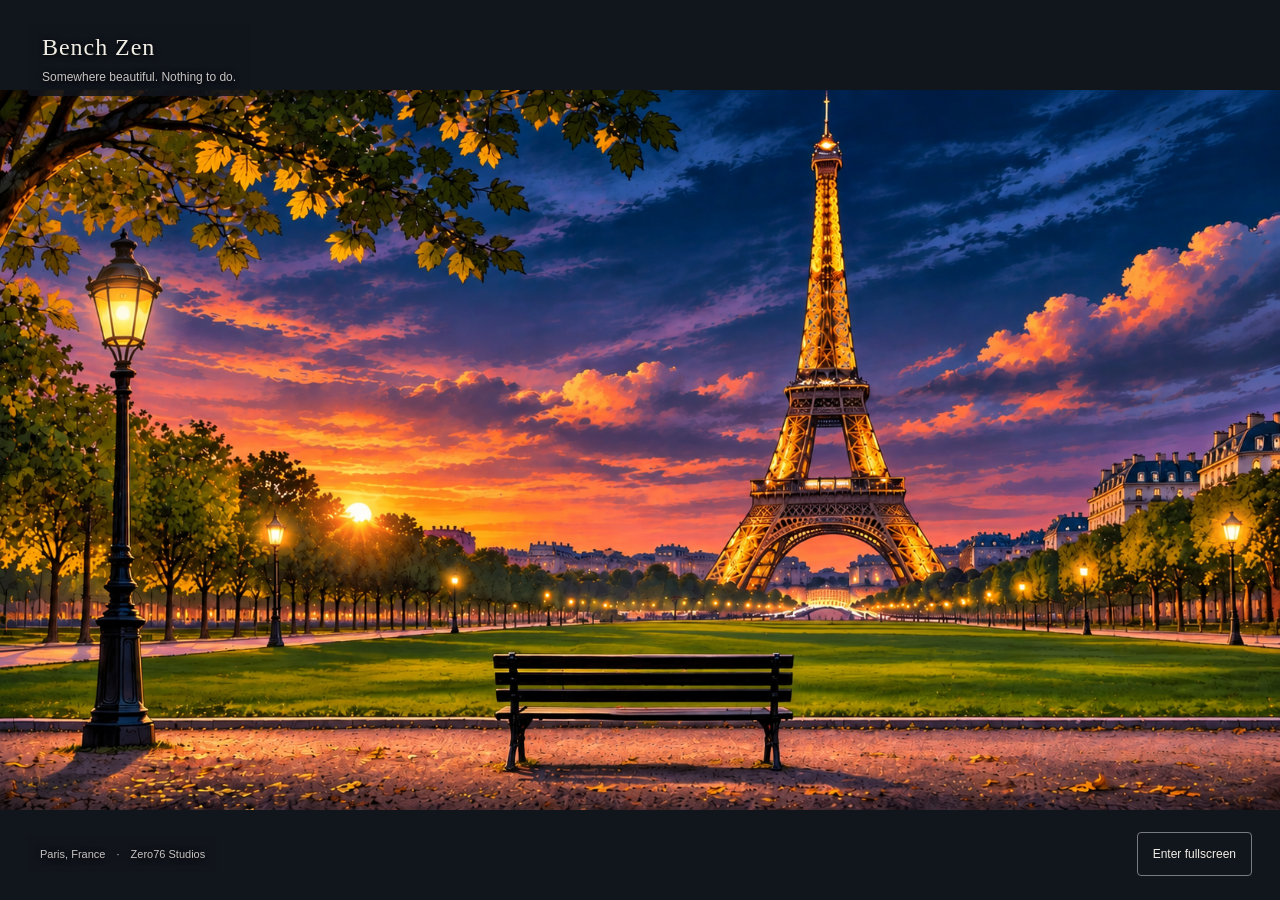
<file: index.html>
<!DOCTYPE html>
<html lang="en">
<head>
  <meta charset="UTF-8">
  <meta name="viewport" content="width=device-width, initial-scale=1, viewport-fit=cover">
  <title>Bench Zen | Zero76 Studios</title>
  <meta name="theme-color" content="#11151c">
  <meta name="description" content="Bench Zen by Zero76 Studios. Somewhere beautiful. Nothing to do. A quiet view of Paris at dusk.">
  <link rel="stylesheet" href="styles.css">
  <script src="living-scene.js" defer></script>
  <script src="script.js" defer></script>
</head>
<body>
  <main class="experience" id="experience" aria-label="Paris at dusk ambient scene">
    <div class="scene" id="scene">
      <div class="scene__layer scene__background" data-layer="background">
        <img id="paris-artwork" data-src="assets/images/paris/paris-approved.png"
          alt="The Eiffel Tower in Paris at dusk." hidden>
      </div>
      <!-- Reserved layers share the artwork's bounds and stacking order. -->
      <div class="scene__layer" data-layer="bench" aria-hidden="true"></div>
      <div class="scene__layer" data-layer="character" aria-hidden="true"></div>
      <div class="scene__layer" data-layer="atmosphere" aria-hidden="true"></div>
      <div class="scene__layer" data-layer="foreground" aria-hidden="true"></div>
    </div>

    <header class="identity">
      <h1>Bench Zen</h1>
      <p>Somewhere beautiful. Nothing to do.</p>
    </header>

    <section class="placeholder" id="artwork-placeholder" aria-labelledby="placeholder-title">
      <p class="eyebrow">Paris at dusk</p>
      <h2 id="placeholder-title">A quiet place, waiting.</h2>
      <p>Add the approved Paris artwork here, then refresh:</p>
      <code>assets/images/paris/paris-approved.png</code>
      <noscript><p>Enable JavaScript to display the artwork and fullscreen control.</p></noscript>
    </section>

    <footer class="scene-footer">
      <p>Paris, France <span aria-hidden="true">&middot;</span> <span>Zero76 Studios</span></p>
      <button id="fullscreen-toggle" type="button" aria-pressed="false" hidden>Enter fullscreen</button>
    </footer>
    <p class="status" id="fullscreen-status" role="status"></p>
  </main>
</body>
</html>
</file>
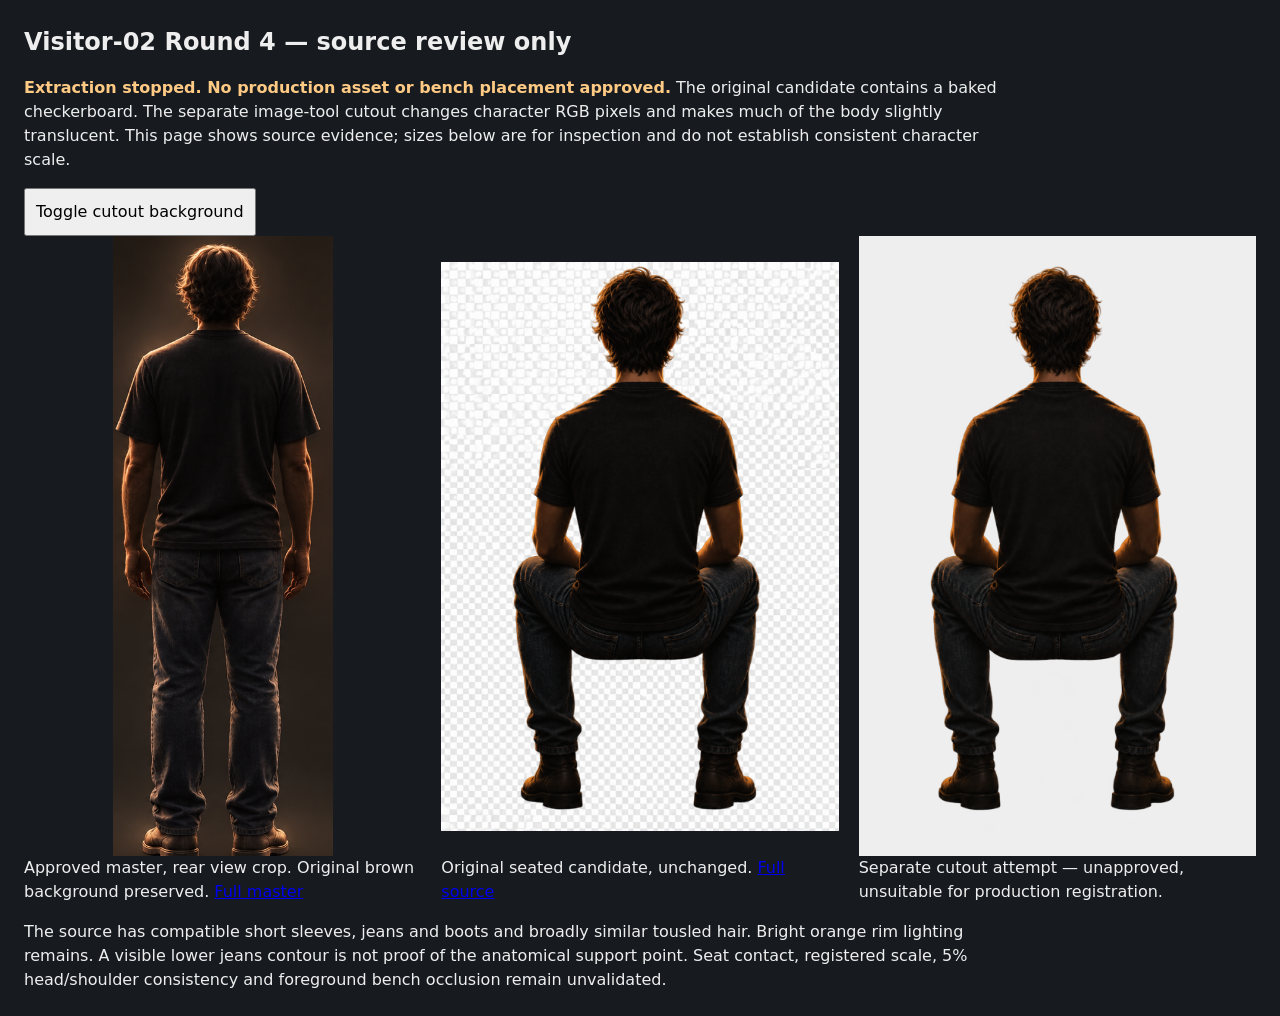
<file: assets/characters/visitor-02/review/round4/source-comparison.html>
<!doctype html>
<html lang="en"><meta charset="utf-8"><meta name="viewport" content="width=device-width,initial-scale=1">
<title>Visitor-02 Round 4 — source review</title>
<style>
body{margin:24px;background:#171b20;color:#eee;font:16px/1.5 system-ui}h1{font-size:24px}p{max-width:1000px}main{display:grid;grid-template-columns:repeat(3,minmax(240px,1fr));gap:20px}figure{margin:0}img{display:block;max-width:100%;height:620px;object-fit:contain;width:100%}.rear{width:100%;height:620px;overflow:hidden;background:#31271d}.rear img{max-width:none;width:952px;height:635px;object-fit:fill;transform:translateX(-475px)}.cutout{background:#eee}.dark .cutout{background:#171b20}button{padding:10px;font:inherit}strong{color:#ffca83}@media(max-width:800px){main{grid-template-columns:1fr}}
</style>
<style>.rear{width:220px;max-width:100%;margin:auto}.rear img{height:auto}</style>
<h1>Visitor-02 Round 4 — source review only</h1>
<p><strong>Extraction stopped. No production asset or bench placement approved.</strong> The original candidate contains a baked checkerboard. The separate image-tool cutout changes character RGB pixels and makes much of the body slightly translucent. This page shows source evidence; sizes below are for inspection and do not establish consistent character scale.</p>
<button id="background">Toggle cutout background</button>
<main>
<figure><div class="rear"><img src="../../source/approved-master-character.png" alt="Approved master rear view, cropped for inspection"></div><figcaption>Approved master, rear view crop. Original brown background preserved. <a href="../../source/approved-master-character.png">Full master</a></figcaption></figure>
<figure><img src="../../source/visitor-02-seated-candidate.png" alt="Unchanged seated candidate with baked checkerboard"><figcaption>Original seated candidate, unchanged. <a href="../../source/visitor-02-seated-candidate.png">Full source</a></figcaption></figure>
<figure><img class="cutout" src="seated-cutout-attempt.png" alt="Unapproved cutout attempt"><figcaption>Separate cutout attempt — unapproved, unsuitable for production registration.</figcaption></figure>
</main>
<p>The source has compatible short sleeves, jeans and boots and broadly similar tousled hair. Bright orange rim lighting remains. A visible lower jeans contour is not proof of the anatomical support point. Seat contact, registered scale, 5% head/shoulder consistency and foreground bench occlusion remain unvalidated.</p>
<script>document.getElementById('background').onclick=()=>document.body.classList.toggle('dark');</script>
</html>
</file>
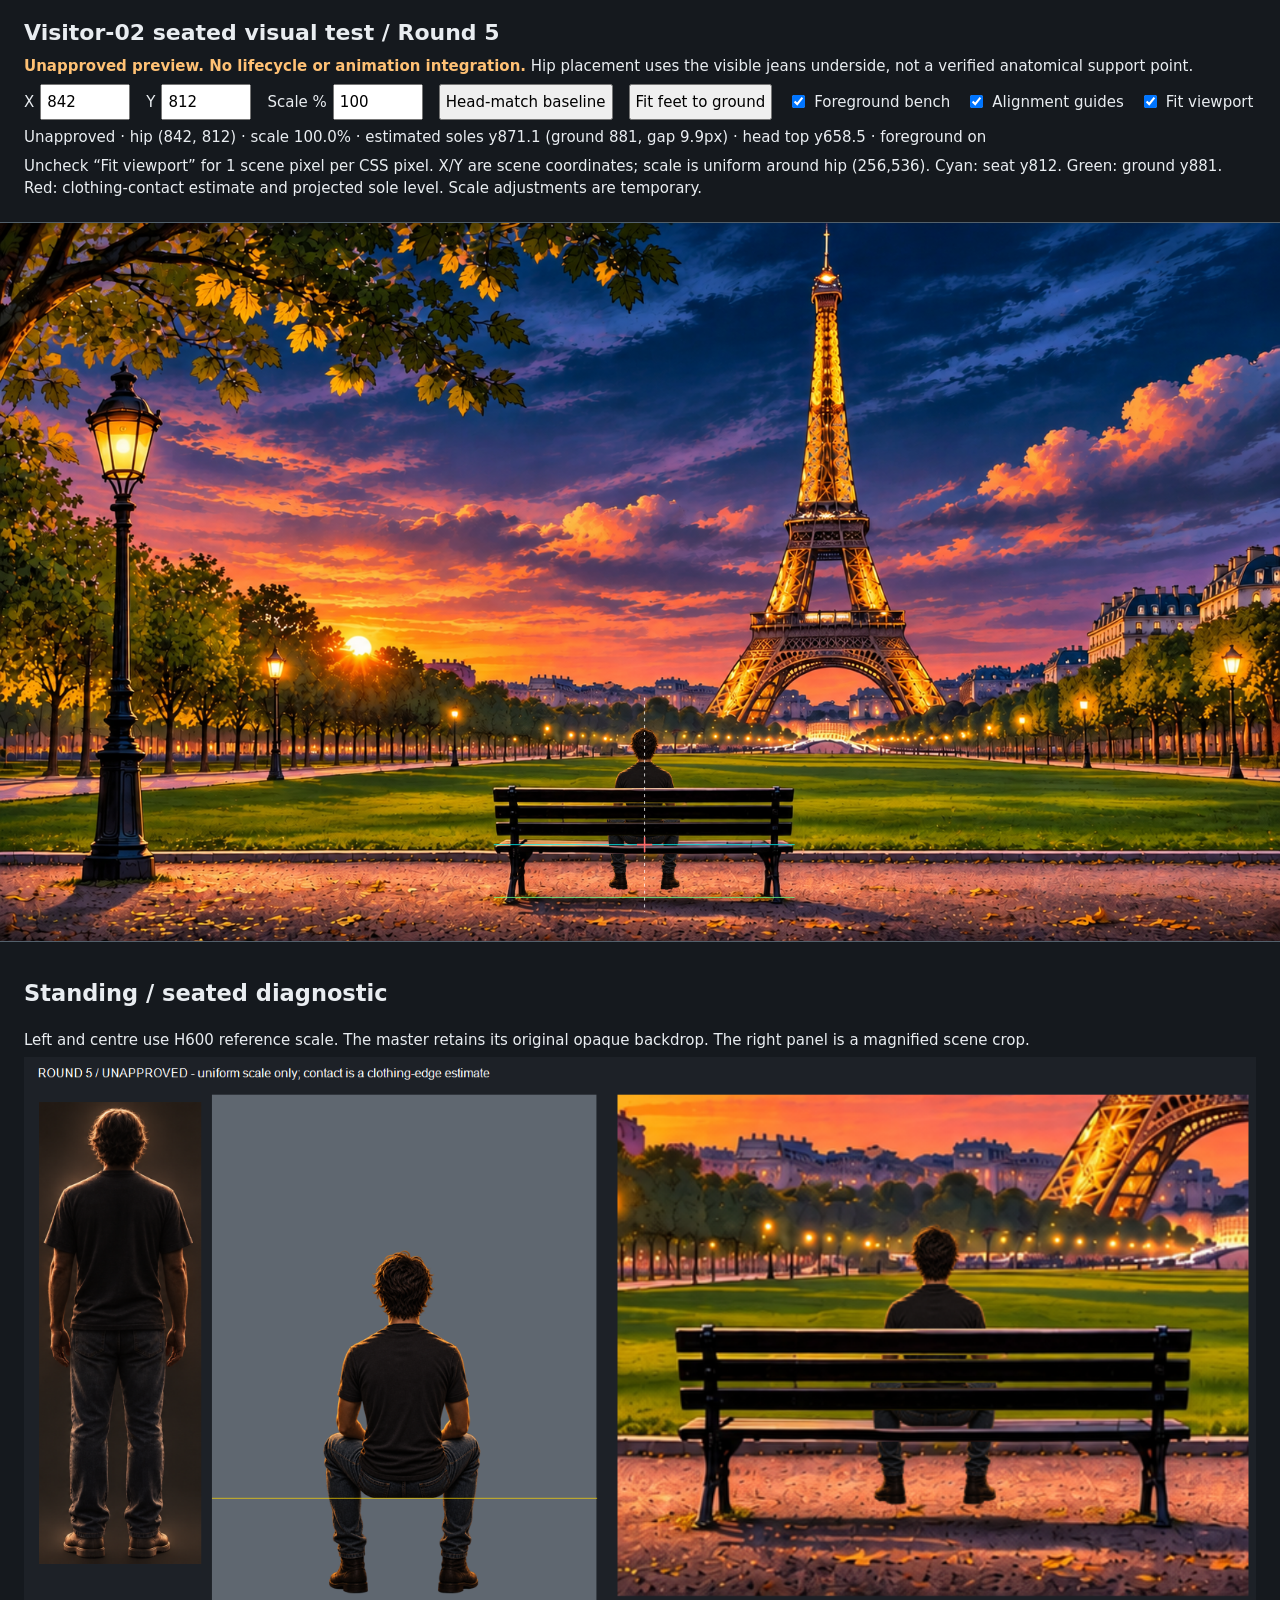
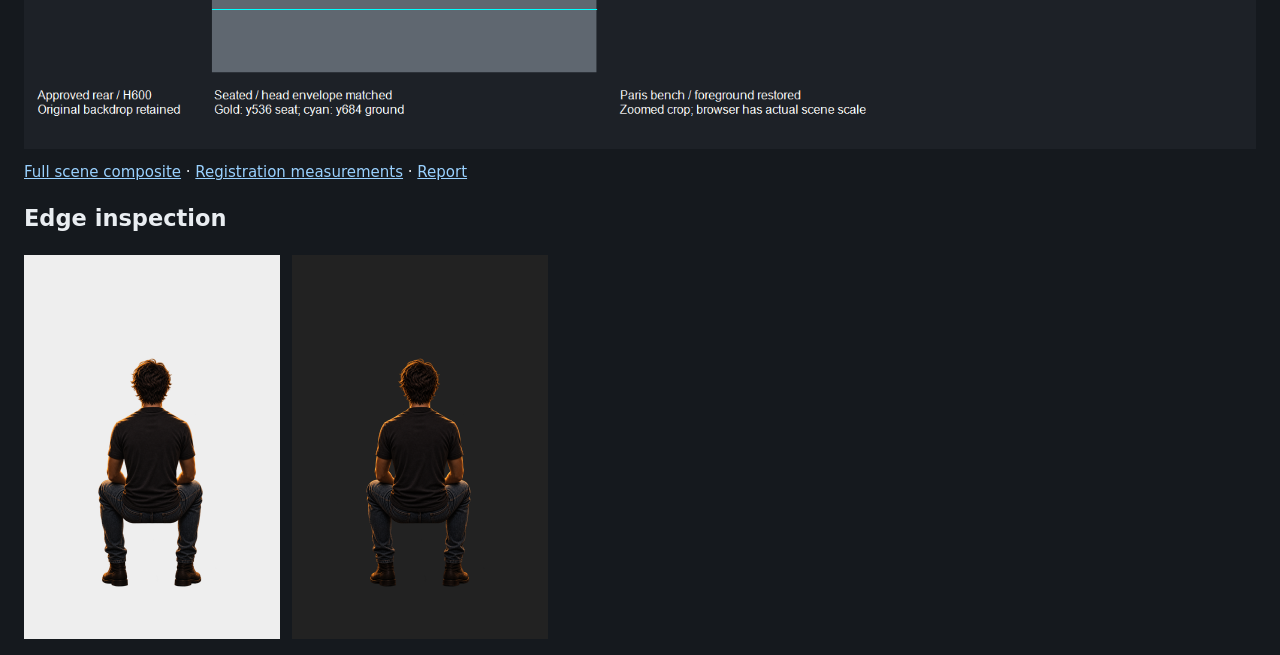
<file: assets/characters/visitor-02/review/round5/preview.html>
<!doctype html>
<html lang="en"><head><meta charset="utf-8"><meta name="viewport" content="width=device-width,initial-scale=1"><title>Visitor-02 seated visual test — Round 5</title>
<style>
*{box-sizing:border-box}body{margin:0;background:#15191e;color:#e9edf1;font:15px/1.5 system-ui}header,section{padding:16px 24px}h1{font-size:22px;margin:0 0 6px}p{margin:6px 0}strong{color:#ffc174}.controls{display:flex;gap:16px;flex-wrap:wrap;align-items:center}label{display:flex;gap:6px;align-items:center}input[type=number]{width:90px}button,input{font:inherit;padding:5px}button{cursor:pointer}.viewport{overflow:auto;border-block:1px solid #53606b}.scene{width:1672px;height:941px;position:relative;isolation:isolate}.scene img{position:absolute;pointer-events:none}.background,.foreground{inset:0;width:1672px;height:941px}.foreground{z-index:3}.character{z-index:2}.guides{position:absolute;inset:0;z-index:4;pointer-events:none;width:1672px;height:941px}.fit .scene{transform:scale(var(--fit));transform-origin:top left}.fit{height:calc(941px * var(--fit))}.comparison{max-width:100%;height:auto}#status{font-variant-numeric:tabular-nums}a{color:#99d1ff}.backdrops{display:flex;gap:12px}.backdrops img{width:256px;height:384px;object-fit:contain}.light{background:#eee}.dark{background:#222}
</style></head><body>
<header><h1>Visitor-02 seated visual test / Round 5</h1><p><strong>Unapproved preview. No lifecycle or animation integration.</strong> Hip placement uses the visible jeans underside, not a verified anatomical support point.</p>
<div class="controls">
<label>X <input id="x" type="number" min="0" max="1672" step="1" value="842"></label>
<label>Y <input id="y" type="number" min="0" max="941" step="1" value="812"></label>
<label>Scale % <input id="scale" type="number" min="50" max="150" step="0.5" value="100"></label>
<button id="reset">Head-match baseline</button><button id="ground">Fit feet to ground</button>
<label><input id="occlusion" type="checkbox" checked>Foreground bench</label>
<label><input id="guides" type="checkbox" checked>Alignment guides</label>
<label><input id="fit" type="checkbox" checked>Fit viewport</label>
</div><p id="status" role="status">Loading preview…</p><p>Uncheck “Fit viewport” for 1 scene pixel per CSS pixel. X/Y are scene coordinates; scale is uniform around hip (256,536). Cyan: seat y812. Green: ground y881. Red: clothing-contact estimate and projected sole level. Scale adjustments are temporary.</p></header>
<div class="viewport fit" id="viewport"><div class="scene" id="scene">
<img class="background" src="../../../../images/paris/paris-clean.png" alt="Existing Paris scenery">
<img class="character" id="character" src="seated-preview.png" alt="Visitor-02 seated candidate">
<img class="foreground" id="foreground" src="bench-foreground.png" alt="Existing bench foreground pixels">
<svg class="guides" id="overlay" viewBox="0 0 1672 941" aria-label="Seat and ground guides"><path d="M645 812H1038" stroke="cyan"/><path d="M645 881H1038" stroke="#67ff89"/><path d="M842 620V900" stroke="white" stroke-dasharray="4 5"/><path id="contact" stroke="#ff6969" stroke-width="2"/><path id="feet" stroke="#ff6969" stroke-dasharray="4 4"/></svg>
</div></div>
<section><h2>Standing / seated diagnostic</h2><p>Left and centre use H600 reference scale. The master retains its original opaque backdrop. The right panel is a magnified scene crop.</p><img class="comparison" src="standing-seated-comparison.png" alt="Approved rear standing reference beside registered sitter and Paris bench composite"><p><a href="paris-seated-preview.png">Full scene composite</a> · <a href="measurements.json">Registration measurements</a> · <a href="../../SEATED-VISUAL-TEST-REPORT.md">Report</a></p><h2>Edge inspection</h2><div class="backdrops"><img class="light" src="seated-preview.png" alt="Preview edges on light background"><img class="dark" src="seated-preview.png" alt="Preview edges on dark background"></div></section>
<script src="preview.js"></script></body></html>
</file>
<file: styles.css>
:root {
  color-scheme: dark;
  font-family: -apple-system, BlinkMacSystemFont, "Segoe UI", sans-serif;
  color: #f1ede4;
  background: #11151c;
  --scene-ratio: 1.7777777778;
}

* { box-sizing: border-box; }
[hidden] { display: none !important; }
body { margin: 0; }

.experience {
  position: relative;
  display: grid;
  place-items: center;
  isolation: isolate;
  width: 100%;
  min-height: 100vh;
  min-height: 100dvh;
  overflow: hidden;
  background: #11151c;
}

/* Contain the entire artwork. Empty space becomes cinematic letterboxing.
   JavaScript replaces the default 16:9 ratio with the image's natural ratio. */
.scene {
  position: absolute;
  width: min(100vw, calc(100vh * var(--scene-ratio)));
  width: min(100vw, calc(100dvh * var(--scene-ratio)));
  aspect-ratio: var(--scene-ratio);
  pointer-events: none;
}

.scene__layer { position: absolute; inset: 0; }
.scene__background img { display: block; width: 100%; height: 100%; object-fit: contain; }

.identity, .scene-footer, .status {
  z-index: 1;
  text-shadow: 0 1px 6px #000;
}

.identity {
  position: absolute;
  top: max(24px, env(safe-area-inset-top));
  left: max(28px, env(safe-area-inset-left));
  padding: 10px 14px;
  border-radius: 4px;
  background: #11151cd9;
}

h1 { margin: 0; font-family: Georgia, serif; font-size: 24px; font-weight: 400; letter-spacing: .04em; }
.identity p { margin: 7px 0 0; color: #c7c5c3; font-size: 12px; line-height: 1.5; }

.placeholder {
  max-width: 560px;
  margin: 140px 24px;
  text-align: center;
  line-height: 1.6;
}

.eyebrow { color: #c6af93; font-size: 11px; text-transform: uppercase; letter-spacing: .24em; }
h2 { margin: 12px 0 20px; font-family: Georgia, serif; font-size: clamp(25px, 4vw, 38px); font-weight: 400; }
.placeholder > p:not(.eyebrow), .placeholder noscript p { color: #b5b8c1; font-size: 14px; }
code { display: inline-block; max-width: 100%; color: #ddd0bf; font-size: 12px; overflow-wrap: anywhere; }

.scene-footer {
  position: absolute;
  bottom: max(24px, env(safe-area-inset-bottom));
  left: max(28px, env(safe-area-inset-left));
  right: max(28px, env(safe-area-inset-right));
  display: flex;
  align-items: center;
  justify-content: space-between;
  gap: 16px;
}

.scene-footer p { margin: 0; padding: 10px 12px; border-radius: 4px; background: #11151cd9; font-size: 11px; line-height: 1.5; color: #c7c5c3; }
.scene-footer p span:first-child { margin: 0 8px; }
button {
  min-height: 44px;
  padding: 10px 15px;
  border: 1px solid #777a82;
  border-radius: 4px;
  background: #11151ce8;
  color: #f1ede4;
  font: inherit;
  font-size: 12px;
  cursor: pointer;
}
button:hover { background: #30343e; }
button:focus-visible { outline: 2px solid #e7c99f; outline-offset: 4px; }
.status { position: absolute; bottom: 78px; right: 28px; max-width: calc(100% - 56px); background: #11151c; font-size: 12px; }
.status:empty { display: none; }

@media (max-width: 480px) {
  .identity { left: max(12px, env(safe-area-inset-left)); top: max(14px, env(safe-area-inset-top)); }
  .scene-footer { left: max(12px, env(safe-area-inset-left)); right: max(12px, env(safe-area-inset-right)); gap: 8px; }
  .scene-footer p span:last-child { display: block; }
  .scene-footer p span:first-child { display: none; }
}

@media (max-height: 500px) and (orientation: landscape) {
  .identity { top: max(8px, env(safe-area-inset-top)); }
  .identity h1 { font-size: 20px; }
  .identity p { margin-top: 4px; }
  .placeholder { margin: 95px 24px 80px; line-height: 1.4; }
  .placeholder .eyebrow { margin: 0 0 6px; }
  .placeholder h2 { margin: 0 0 8px; font-size: 24px; line-height: 1.2; }
  .placeholder > p:not(.eyebrow) { margin: 0 0 8px; }
  .scene-footer { bottom: max(8px, env(safe-area-inset-bottom)); }
}

/* Reduced motion: no animation. living-scene.js then shows the visitor already seated. */
@media (prefers-reduced-motion: reduce) {
  *, *::before, *::after { animation: none !important; transition: none !important; scroll-behavior: auto !important; }
}

/* ---- Living scene (living-scene.js). Only transforms and opacity animate. ---- */
.scene--living [data-layer="character"],
.scene--living [data-layer="atmosphere"],
.scene--living [data-layer="foreground"] { overflow: hidden; }

.visitor { position: absolute; inset: 0; transform-origin: 0 0; will-change: transform, opacity; }
.visitor__pose { position: absolute; background-size: 100% 100%; background-repeat: no-repeat; opacity: 0; }
.visitor__pose.is-shown { opacity: 1; }

.seated { position: absolute; opacity: 0; will-change: transform, opacity; }
.seated__part { position: absolute; inset: 0; display: block; width: 100%; height: 100%; max-width: none; }
/* Percentages of the 1024 x 1536 seated PNG. Pieces overlap slightly so no seam shows. */
.seated__legs { clip-path: inset(65.1% 0 0 0); }
.seated__torso { clip-path: inset(19.27% 0 34.24% 0); }
.seated__head {
  clip-path: polygon(37.1% 3.26%, 62.5% 3.26%, 62.5% 18.55%, 58.6% 20.31%, 41.5% 20.31%, 37.6% 18.55%);
  transform-origin: 50% 19.5%;
  transform: translateX(var(--head-shift, 0%)) rotate(var(--head-turn, 0deg));
  transition: transform 2.4s cubic-bezier(.45, 0, .25, 1);
}
.seated__upper, .seated__breath { position: absolute; inset: 0; transform-origin: 50% 66.08%; }
.seated__upper {
  transform: translateY(var(--settle, 0%)) rotate(var(--lean, 0deg));
  transition: transform 3.2s cubic-bezier(.45, 0, .25, 1);
}
.seated.is-resting .seated__breath { animation: breathe 2.5s ease-in-out infinite alternate; }
@keyframes breathe { from { transform: scale(1, 1); } to { transform: scale(1.004, 1.011); } }

.bench-occluder { position: absolute; display: block; }

.glow { position: absolute; border-radius: 50%; mix-blend-mode: screen; pointer-events: none; }
.glow--lamp {
  background: radial-gradient(circle, #ffc56e66 0%, #ff9b3d2e 38%, #ff8a3000 70%);
  animation: lamp 9s ease-in-out infinite;
}
.glow--sun {
  background: radial-gradient(circle, #ffd58a4d 0%, #ff9a4a24 45%, #ff8a3000 72%);
  animation: lamp 14s ease-in-out infinite;
}
@keyframes lamp {
  0%, 100% { opacity: .45; }
  23% { opacity: .8; }
  41% { opacity: .58; }
  67% { opacity: .95; }
  84% { opacity: .62; }
}

.sparkle {
  position: absolute;
  width: .24%;
  aspect-ratio: 1;
  margin: -.12% 0 0 -.12%;
  border-radius: 50%;
  background: #fff4cf;
  box-shadow: 0 0 .35em .08em #ffd98a;
  opacity: 0;
  animation: twinkle 5s ease-in-out infinite;
}
@keyframes twinkle { 0%, 62%, 100% { opacity: 0; } 78% { opacity: .85; } }

.flock { position: absolute; inset: 0; transform: translate3d(-8%, 33%, 0); animation: drift 140s linear 20s infinite; }
.flock__bird { position: absolute; width: 1.1%; fill: #17131c; overflow: visible; animation: flap .9s ease-in-out infinite alternate; }
@keyframes drift {
  0% { transform: translate3d(-8%, 33%, 0); }
  60%, 100% { transform: translate3d(106%, 21%, 0); }
}
@keyframes flap { from { transform: scaleY(1); } to { transform: scaleY(.35); } }
</file>
